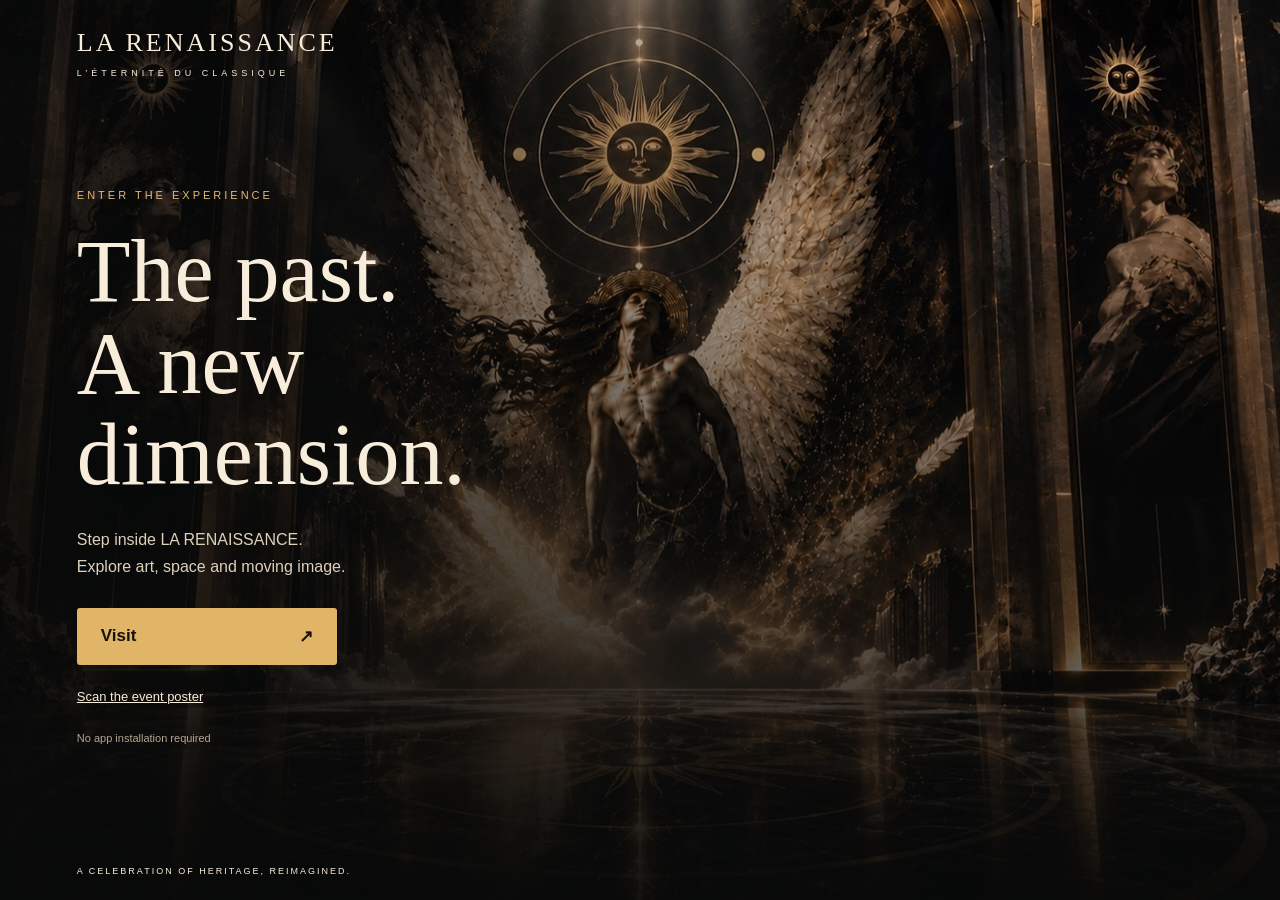
<file: index.html>
<!doctype html>
<html lang="en"><head><meta charset="utf-8"><meta name="viewport" content="width=device-width,initial-scale=1,viewport-fit=cover"><meta name="theme-color" content="#100f0d"><title>LA RENAISSANCE — Welcome</title><link rel="stylesheet" href="assets/event.css?v=1"><script src="assets/event.js?v=1" defer></script></head>
<body><main id="welcome"><div class="shade"></div><header>LA RENAISSANCE<span>L’ÉTERNITÉ DU CLASSIQUE</span></header><section class="invitation"><p class="eyebrow" id="arrival">ENTER THE EXPERIENCE</p><h1>The past.<br>A new dimension.</h1><p>Step inside LA RENAISSANCE.<br>Explore art, space and moving image.</p><button id="visit">Visit <span>↗</span></button><a class="scan-link" href="scan.html">Scan the event poster</a><small>No app installation required</small></section><footer>A CELEBRATION OF HERITAGE, REIMAGINED.</footer></main>
<section id="tour" hidden><canvas id="unity-canvas" tabindex="0" aria-label="LA RENAISSANCE virtual event"></canvas><div id="loading"><h2>Entering LA RENAISSANCE</h2><p id="load-status">Preparing the event…</p><progress id="progress" max="1" value="0"></progress><p>The first visit downloads the Unity event. Please keep this page open.</p></div><nav><a href="./">Exit</a><button id="motion">Enable motion</button><button id="audio">Enable audio</button><button id="recenter">Recenter view</button></nav><p id="hint">Drag to look · Use the joystick to move</p><div id="joystick" role="group" aria-label="Movement joystick"><div id="knob"></div></div><div id="error" hidden><h2>Could not open the event</h2><p id="error-text"></p><button onclick="location.reload()">Try again</button></div></section></body></html>
</file>
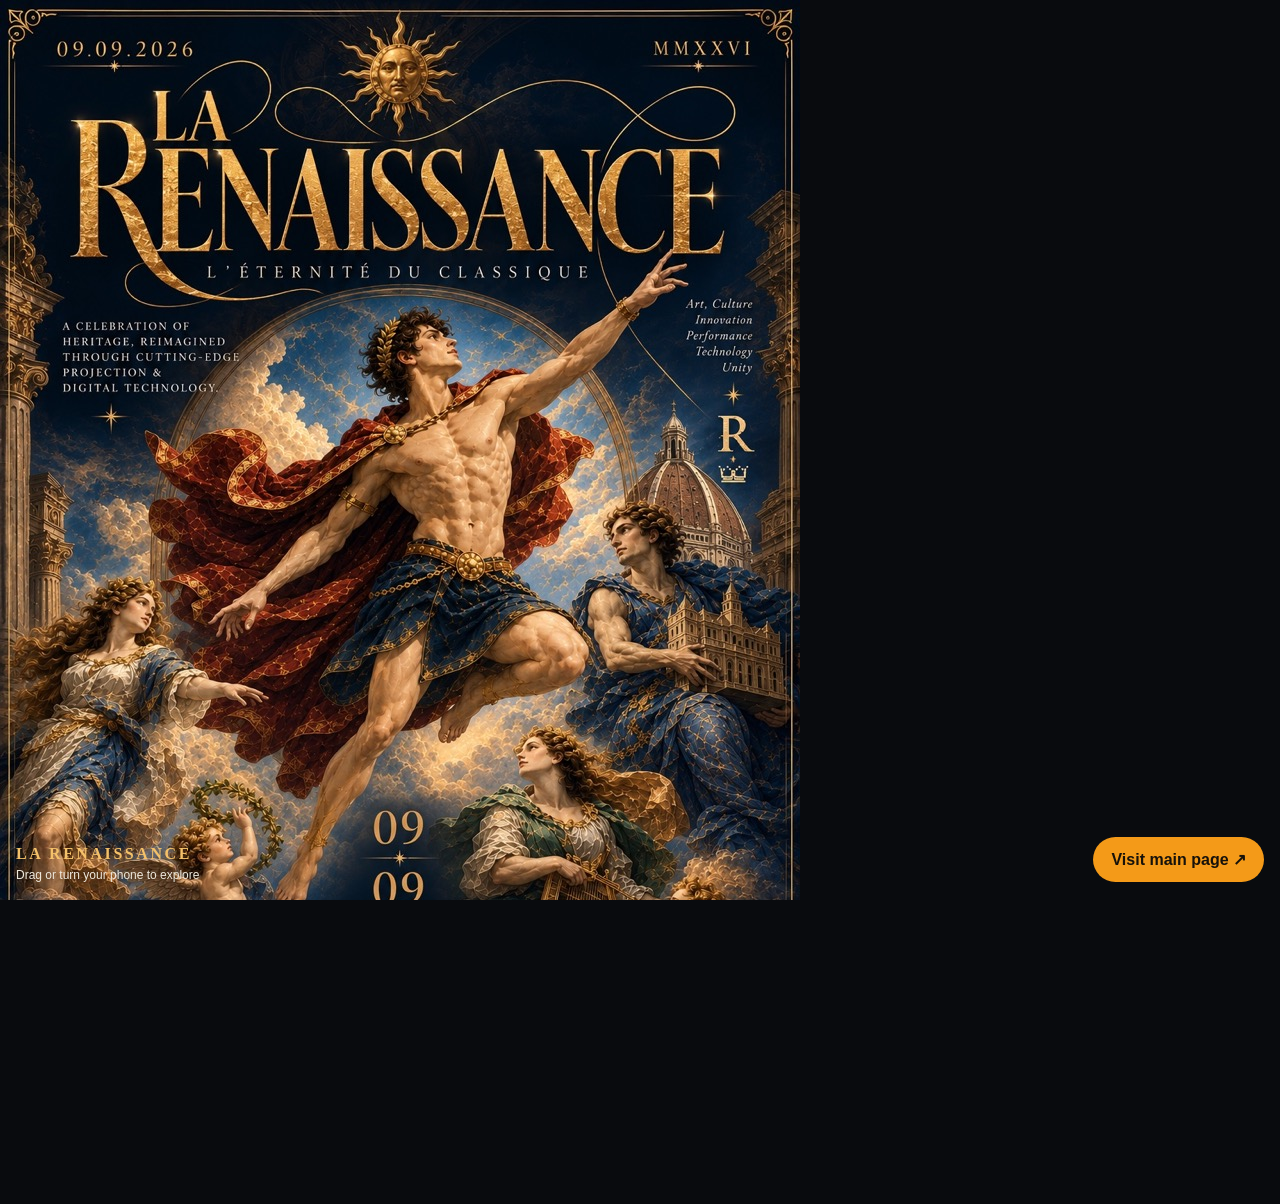
<file: experience.html>
<!doctype html>
<html lang="en"><head><meta charset="utf-8"><meta name="viewport" content="width=device-width,initial-scale=1,viewport-fit=cover"><title>LA RENAISSANCE — Event</title>
<script src="https://aframe.io/releases/1.6.0/aframe.min.js"></script>
<style>html,body{margin:0;height:100%;overflow:hidden;background:#090b0e;font-family:Arial,sans-serif}#ui{position:fixed;z-index:3;inset:auto 16px 18px;display:flex;justify-content:space-between;align-items:end;pointer-events:none}#ui>*{pointer-events:auto}h1{margin:0;color:#f4c16a;font:700 16px Georgia,serif;letter-spacing:.16em}p{margin:5px 0 0;color:#eee8dc;font-size:12px}a{display:inline-block;padding:13px 18px;border-radius:999px;background:#f49a18;color:#17120a;text-decoration:none;font-weight:700}</style></head>
<body><a-scene embedded renderer="colorManagement:true; physicallyCorrectLights:true" background="color:#090b0e">
  <a-assets><img id="poster" src="assets/event-poster.jpg"><video id="loop" src="assets/video.mp4" autoplay loop muted playsinline crossorigin="anonymous"></video></a-assets>
  <a-entity light="type:ambient;color:#9a835f;intensity:1.4"></a-entity><a-entity light="type:point;color:#ffc46b;intensity:18;distance:12" position="0 3 -2"></a-entity>
  <a-box position="0 1.5 -4" width="8" height="3" depth=".2" color="#171b22"></a-box><a-plane src="#poster" position="0 1.6 -3.86" width="2.15" height="3.2"></a-plane>
  <a-plane src="#loop" position="-3 1.6 -3.8" width="2.4" height="1.35"></a-plane><a-plane rotation="-90 0 0" width="12" height="12" color="#11151b"></a-plane>
  <a-entity position="0 1.6 2"><a-camera look-controls="magicWindowTrackingEnabled:true" wasd-controls-enabled="false" cursor="rayOrigin:mouse"></a-camera></a-entity>
</a-scene><div id="ui"><div><h1>LA RENAISSANCE</h1><p>Drag or turn your phone to explore</p></div><a href="./">Visit main page ↗</a></div></body></html>
</file>
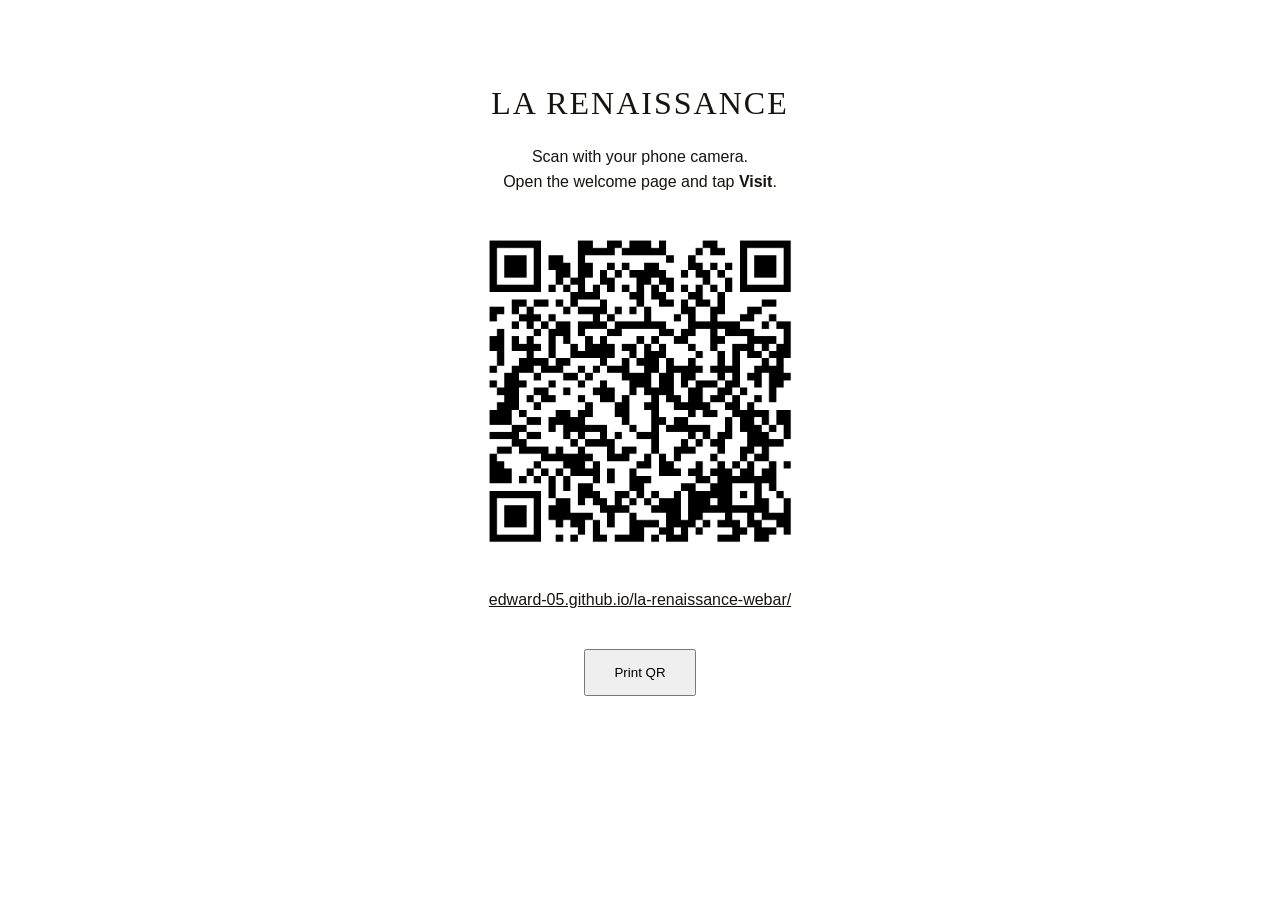
<file: qr.html>
<!doctype html><html lang="en"><meta charset="utf-8"><meta name="viewport" content="width=device-width,initial-scale=1"><title>LA RENAISSANCE — scan to visit</title><style>body{font-family:Arial,sans-serif;text-align:center;margin:40px auto;padding:24px;max-width:640px;color:#17130d;background:white}h1{font-family:Georgia,serif;font-weight:normal;letter-spacing:2px}img{width:min(80vw,360px);display:block;margin:auto}p{line-height:1.6}a{color:inherit}button{padding:14px 28px;margin-top:20px}@media print{button{display:none}}</style><h1>LA RENAISSANCE</h1><p>Scan with your phone camera.<br>Open the welcome page and tap <strong>Visit</strong>.</p><img src="assets/event-qr.png" alt="QR code opening the LA RENAISSANCE event website"><p><a href="./">edward-05.github.io/la-renaissance-webar/</a></p><button onclick="print()">Print QR</button></html>
</file>
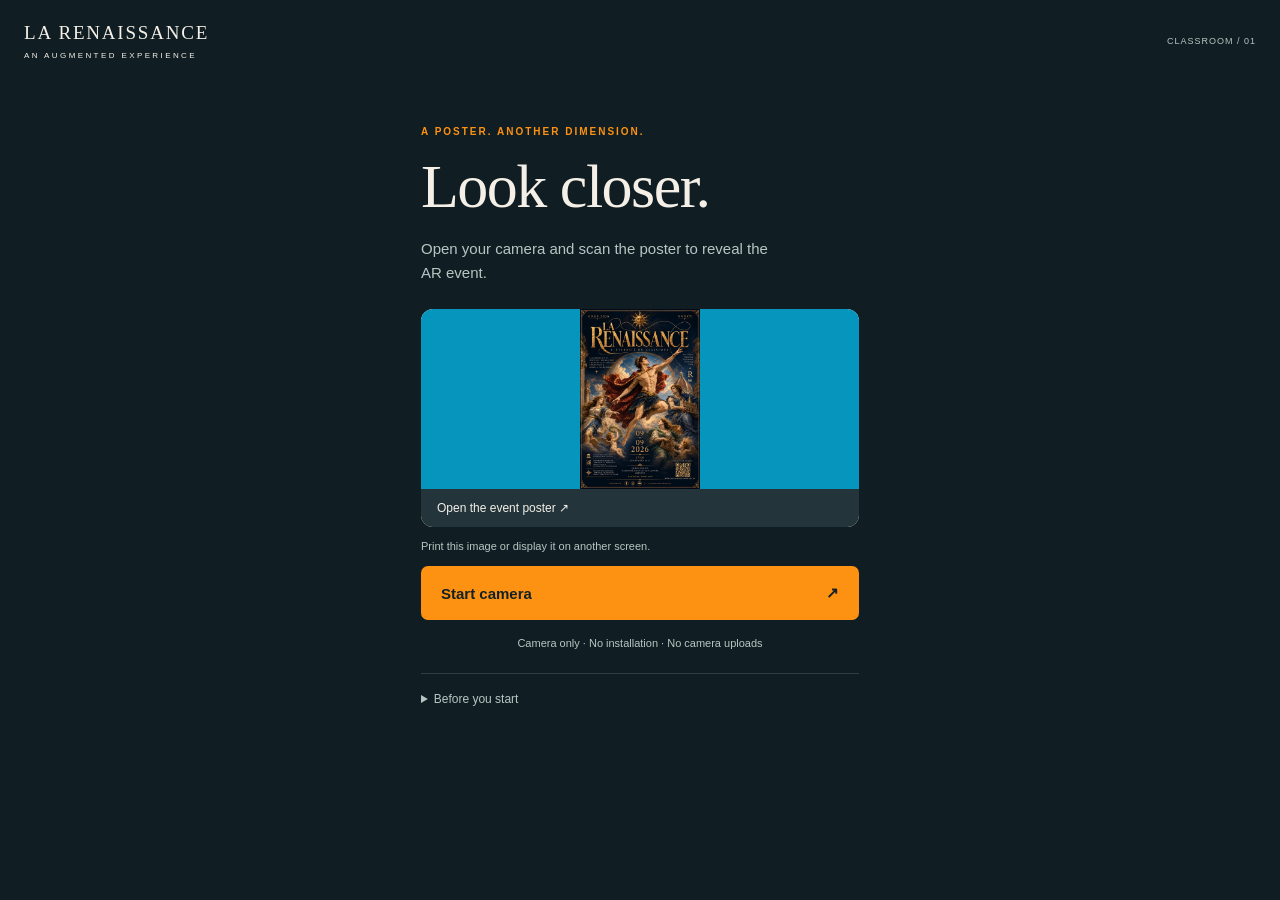
<file: scan.html>
<!doctype html>
<html lang="en">
<head>
  <meta charset="utf-8">
  <meta name="viewport" content="width=device-width, initial-scale=1, viewport-fit=cover">
  <meta name="theme-color" content="#101d22">
  <meta name="description" content="Scan a poster and discover LA RENAISSANCE in your browser.">
  <title>LA RENAISSANCE · WebAR</title>
  <link rel="stylesheet" href="./assets/style.css?v=5">
  <script src="./assets/app.js?v=5" defer></script>
</head>
<body>
  <div id="ar-container" aria-label="Augmented reality camera view"></div>
  <header><a class="wordmark" href="./">LA RENAISSANCE<span>AN AUGMENTED EXPERIENCE</span></a><span class="edition">CLASSROOM / 01</span></header>
  <main id="welcome" class="panel">
    <p class="eyebrow">A POSTER. ANOTHER DIMENSION.</p>
    <h1>Look closer.</h1>
    <p class="intro">Open your camera and scan the poster to reveal the AR event.</p>
    <a class="poster" href="./assets/event-poster.jpg" target="_blank" rel="noopener"><img src="./assets/event-poster.jpg" width="500" height="276" alt="LA RENAISSANCE event poster"><span>Open the event poster ↗</span></a>
    <p class="hint">Print this image or display it on another screen.</p>

    <button id="start" class="primary">Start camera <span aria-hidden="true">↗</span></button>
    <p class="privacy">Camera only · No installation · No camera uploads</p>
    <details><summary>Before you start</summary><p>Use Safari on iPhone or Chrome on Android. Allow camera access, keep the entire poster in view, and use even lighting. Open this page directly in your browser rather than inside a social app.</p></details>
  </main>
  <section id="hud" hidden aria-label="AR controls">
    <p id="status" role="status" aria-live="polite">Preparing your camera…</p>
    <button id="stop" class="secondary">Stop camera</button>
    <div id="scan-guide" aria-hidden="true"><span></span></div>
    <div id="actions" hidden><button id="play-video" class="secondary" hidden>Play video</button><a id="visit" class="primary" href="#visit-info">Visit <span aria-hidden="true">↗</span></a></div>
  </section>
  <section id="message" class="panel" hidden aria-labelledby="message-title"><p class="eyebrow">LA RENAISSANCE / WEBAR</p><h1 id="message-title">Camera paused.</h1><p id="message-text"></p><button id="restart" class="primary">Try again</button><a class="text-link" href="./assets/event-poster.jpg" target="_blank" rel="noopener">Open the event poster ↗</a></section>
  <dialog id="visit-info"><p class="eyebrow">YOU FOUND IT</p><h2>Welcome to<br>LA RENAISSANCE.</h2><p>This is the prototype’s Visit destination. Replace <code>visitUrl</code> in <code>assets/app.js</code> with your page or virtual-tour URL.</p><button id="close-visit" class="primary">Back to AR</button></dialog>
  <noscript><p class="panel">Please enable JavaScript to use the AR camera.</p></noscript>
</body>
</html>
</file>
<file: assets/event.css>
*{box-sizing:border-box}html,body{margin:0;width:100%;height:100%;background:#100f0d;color:#f8eddb;font-family:Arial,sans-serif}[hidden]{display:none!important}button,a{touch-action:manipulation}button{font:inherit;cursor:pointer}a{color:inherit}#welcome{min-height:100svh;position:relative;background:url('./welcome.jpg') center/cover}header,.invitation,footer{position:relative;z-index:1}.shade{position:absolute;inset:0;background:linear-gradient(90deg,#080909dc,transparent 80%),linear-gradient(0deg,#080909ee,transparent 85%)}header{padding:calc(28px + env(safe-area-inset-top)) 6vw;font:26px Georgia,serif;letter-spacing:3px}header span{display:block;font:9px Arial,sans-serif;letter-spacing:4px;margin-top:10px}.invitation{padding:8vh 6vw 90px;max-width:720px}.eyebrow{font-size:11px;letter-spacing:3px;color:#e4b877}h1{font:normal clamp(48px,7vw,88px)/1.04 Georgia,serif;margin:25px 0}.invitation>p:not(.eyebrow){line-height:1.7;color:#ddd0bb}#visit{width:260px;background:#e1b568;color:#171109;border:0;padding:18px 24px;border-radius:3px;font-weight:bold;font-size:17px;display:flex;justify-content:space-between;margin-top:28px}.scan-link{display:block;margin:24px 0;font-size:13px}small{font-size:11px;color:#b4a690}footer{position:absolute;bottom:24px;left:6vw;font-size:9px;letter-spacing:2px}#tour{position:fixed;inset:0;background:black;touch-action:none}#unity-canvas{width:100%;height:100%;display:block;outline:none}#loading,#error{position:absolute;inset:0;background:#100f0df5;display:flex;flex-direction:column;align-items:center;justify-content:center;padding:28px;text-align:center;z-index:5}#loading h2,#error h2{font:32px Georgia,serif}#loading p{max-width:390px;color:#cabcaa;line-height:1.7;font-size:13px}progress{width:min(320px,85vw);accent-color:#e1b568;height:12px}nav{position:absolute;top:calc(14px + env(safe-area-inset-top));left:14px;right:14px;display:flex;gap:8px;flex-wrap:wrap}nav button,nav a,#error button{background:#17130de0;border:1px solid #e1b56866;color:#f8eddb;padding:12px;border-radius:5px;text-decoration:none;font-size:12px;min-height:44px}#hint{position:absolute;bottom:calc(10px + env(safe-area-inset-bottom));right:18px;font-size:11px;background:#17130daa;padding:9px;border-radius:4px;pointer-events:none}#joystick{position:absolute;bottom:calc(40px + env(safe-area-inset-bottom));left:24px;width:116px;height:116px;border:1px solid #e1b568aa;border-radius:50%;background:#17130d66;touch-action:none}#knob{position:absolute;left:35px;top:35px;width:46px;height:46px;background:#e1b568c9;border-radius:50%;pointer-events:none}@media(max-width:600px){header{font-size:20px}.invitation{padding-top:22vh;padding-bottom:75px}h1{font-size:49px}.shade{background:linear-gradient(0deg,#080909f5,transparent),linear-gradient(90deg,#08090999,transparent)}#welcome{background-position:58% center}#hint{max-width:170px}nav button,nav a{padding:9px;font-size:11px}}
</file>
<file: assets/style.css>
:root{color-scheme:dark;--ink:#101d22;--paper:#f4f0e7;--orange:#fd9212;--muted:#bac5c3;font-family:Arial,Helvetica,sans-serif}*{box-sizing:border-box}body{margin:0;min-height:100svh;background:var(--ink);color:var(--paper)}[hidden]{display:none!important}button,a,input{-webkit-tap-highlight-color:transparent}button,a{touch-action:manipulation}button{font:inherit;cursor:pointer}a{color:inherit}button:focus-visible,a:focus-visible,input:focus-visible,summary:focus-visible{outline:3px solid var(--orange);outline-offset:5px}header{position:relative;z-index:4;display:flex;align-items:center;justify-content:space-between;padding:calc(22px + env(safe-area-inset-top)) 24px 18px;pointer-events:none}header a{pointer-events:auto}.wordmark{font-family:Georgia,serif;font-size:19px;letter-spacing:1.8px;text-decoration:none}.wordmark span{display:block;font-family:Arial,sans-serif;font-size:8px;letter-spacing:2.4px;margin-top:7px}.edition{font-size:9px;letter-spacing:1px;color:var(--muted)}.panel{position:relative;z-index:3;max-width:490px;margin:18px auto;padding:20px 26px 36px}.eyebrow{font-size:10px;letter-spacing:2px;color:var(--orange);font-weight:bold}h1{font:normal clamp(42px,10vw,62px)/1.03 Georgia,serif;letter-spacing:-1.5px;margin:18px 0}h2{font:normal 34px/1.1 Georgia,serif}.intro{color:var(--muted);line-height:1.6;max-width:370px;font-size:15px}.poster{display:block;background:#fff;border-radius:12px;overflow:hidden;text-decoration:none;margin-top:24px}.poster img{display:block;width:100%;height:180px;object-fit:contain;background:#0695bc}.poster span{display:block;background:#23343b;color:var(--paper);font-size:12px;padding:12px 16px}.hint,.privacy{font-size:11px;color:var(--muted);line-height:1.6}.privacy{text-align:center;margin-top:15px}fieldset{border:0;margin:22px 0;padding:0;display:flex;gap:24px}legend{font-size:11px;color:var(--muted);margin-bottom:12px}label{font-size:14px;display:flex;gap:8px;align-items:center;min-height:30px}input{accent-color:var(--orange);width:18px;height:18px}.primary{display:flex;align-items:center;justify-content:space-between;gap:20px;width:100%;min-height:54px;background:var(--orange);color:#132126;border:0;border-radius:7px;padding:16px 20px;text-decoration:none;font-size:15px;font-weight:bold}.primary:disabled{opacity:.65;cursor:wait}.secondary{background:#14232de6;color:white;border:1px solid #ffffff55;border-radius:7px;padding:14px 18px;min-height:48px}details{border-top:1px solid #ffffff25;padding-top:16px;margin-top:20px;font-size:12px;color:var(--muted);line-height:1.6}summary{cursor:pointer}#ar-container{position:fixed;inset:0;overflow:hidden;z-index:0;isolation:isolate}#ar-container a-scene{position:absolute;inset:0;width:100%;height:100%}body.running{background:transparent}body.running header{background:linear-gradient(#101d22cc,transparent)}#hud{position:fixed;inset:0;z-index:2;pointer-events:none}#status{position:absolute;top:calc(86px + env(safe-area-inset-top));left:20px;right:20px;text-align:center;margin:0;background:#14232de6;padding:13px;border-radius:8px;font-size:13px}#stop{position:absolute;bottom:calc(22px + env(safe-area-inset-bottom));left:20px;pointer-events:auto}#actions{position:absolute;bottom:calc(22px + env(safe-area-inset-bottom));right:20px;display:flex;gap:10px;pointer-events:auto}#visit{width:auto;min-width:120px}#scan-guide{position:absolute;inset:30% 12% 32%;border:1px solid #ffffff88;border-radius:20px;box-shadow:0 0 0 1px #0002}#scan-guide span{position:absolute;inset:10px;border:1px dashed #ffffff55;border-radius:14px}#message{margin-top:12vh}#message-text{line-height:1.7;color:var(--muted)}.text-link{display:block;margin:22px 0;font-size:13px}dialog{width:calc(100% - 40px);max-width:430px;background:var(--ink);color:var(--paper);border:1px solid #ffffff30;border-radius:16px;padding:28px}dialog::backdrop{background:#000a}dialog p{line-height:1.6;font-size:14px}code{overflow-wrap:anywhere;color:var(--orange)}@media(max-width:380px){header{padding-left:18px;padding-right:18px}.edition{display:none}.panel{padding:12px 22px 28px;margin-top:8px}#actions{right:12px}#stop{left:12px;padding:12px}#play-video{max-width:85px;padding:10px;font-size:12px}}@media(prefers-reduced-motion:reduce){*{scroll-behavior:auto!important}}

/* Keep camera pixels and the tracking canvas in one unmirrored viewport. */
html{min-height:100%;background:#101d22}
body.running{overflow:hidden;height:100dvh}
#ar-container{height:100dvh;background:transparent}
#camera-feed{position:absolute;inset:0;width:100%;height:100%;object-fit:cover;z-index:0!important;transform:none!important}
#ar-container a-scene{z-index:1;background:transparent}
#ar-container canvas{background:transparent!important}
#scan-guide{inset:auto;left:50%;top:50%;transform:translate(-50%,-50%);width:min(66vw,290px);height:min(46vh,390px);border:2px solid #ffffffb3;box-shadow:0 0 0 1px #0003}
body.running header{position:fixed;top:0;left:0;right:0}
@media(orientation:landscape){#scan-guide{width:35vw;height:48vh}body.running .wordmark span,body.running .edition{display:none}#status{top:calc(58px + env(safe-area-inset-top));left:25%;right:25%;padding:10px;font-size:12px}}
</file>
